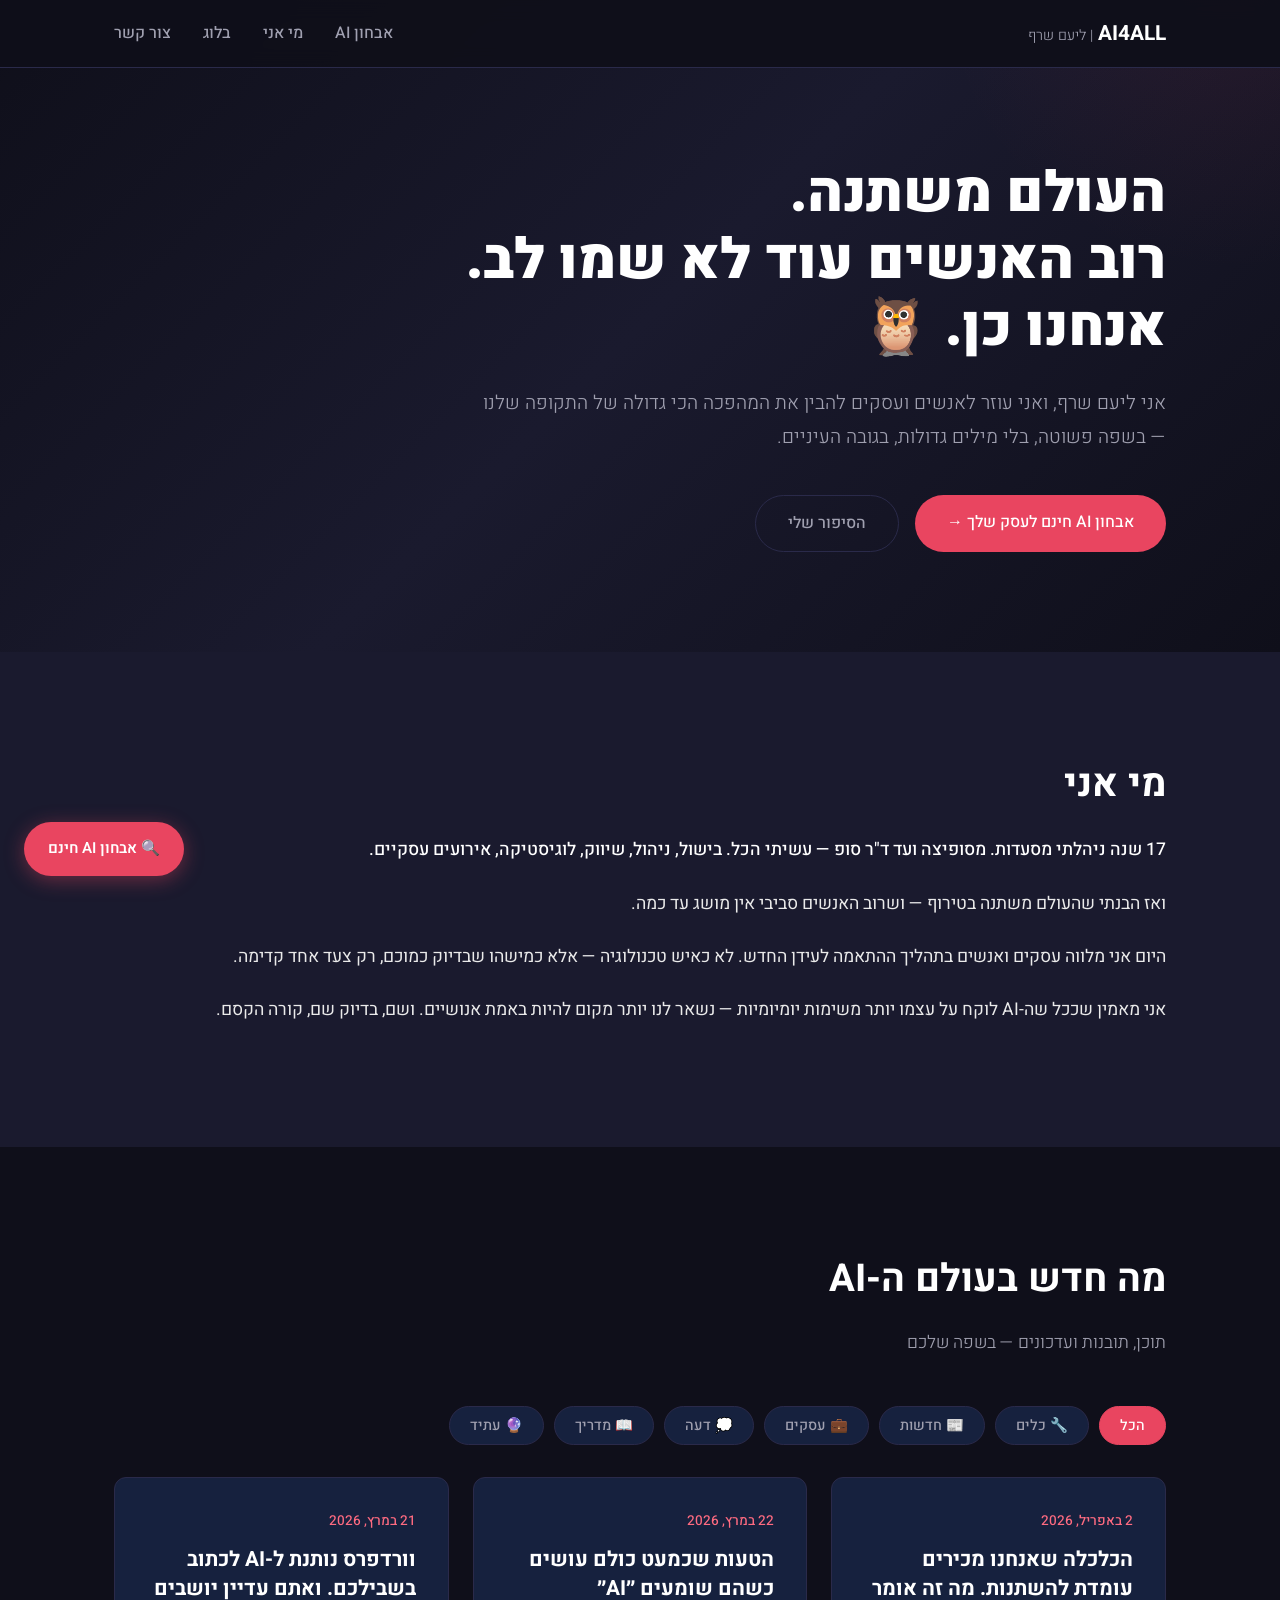
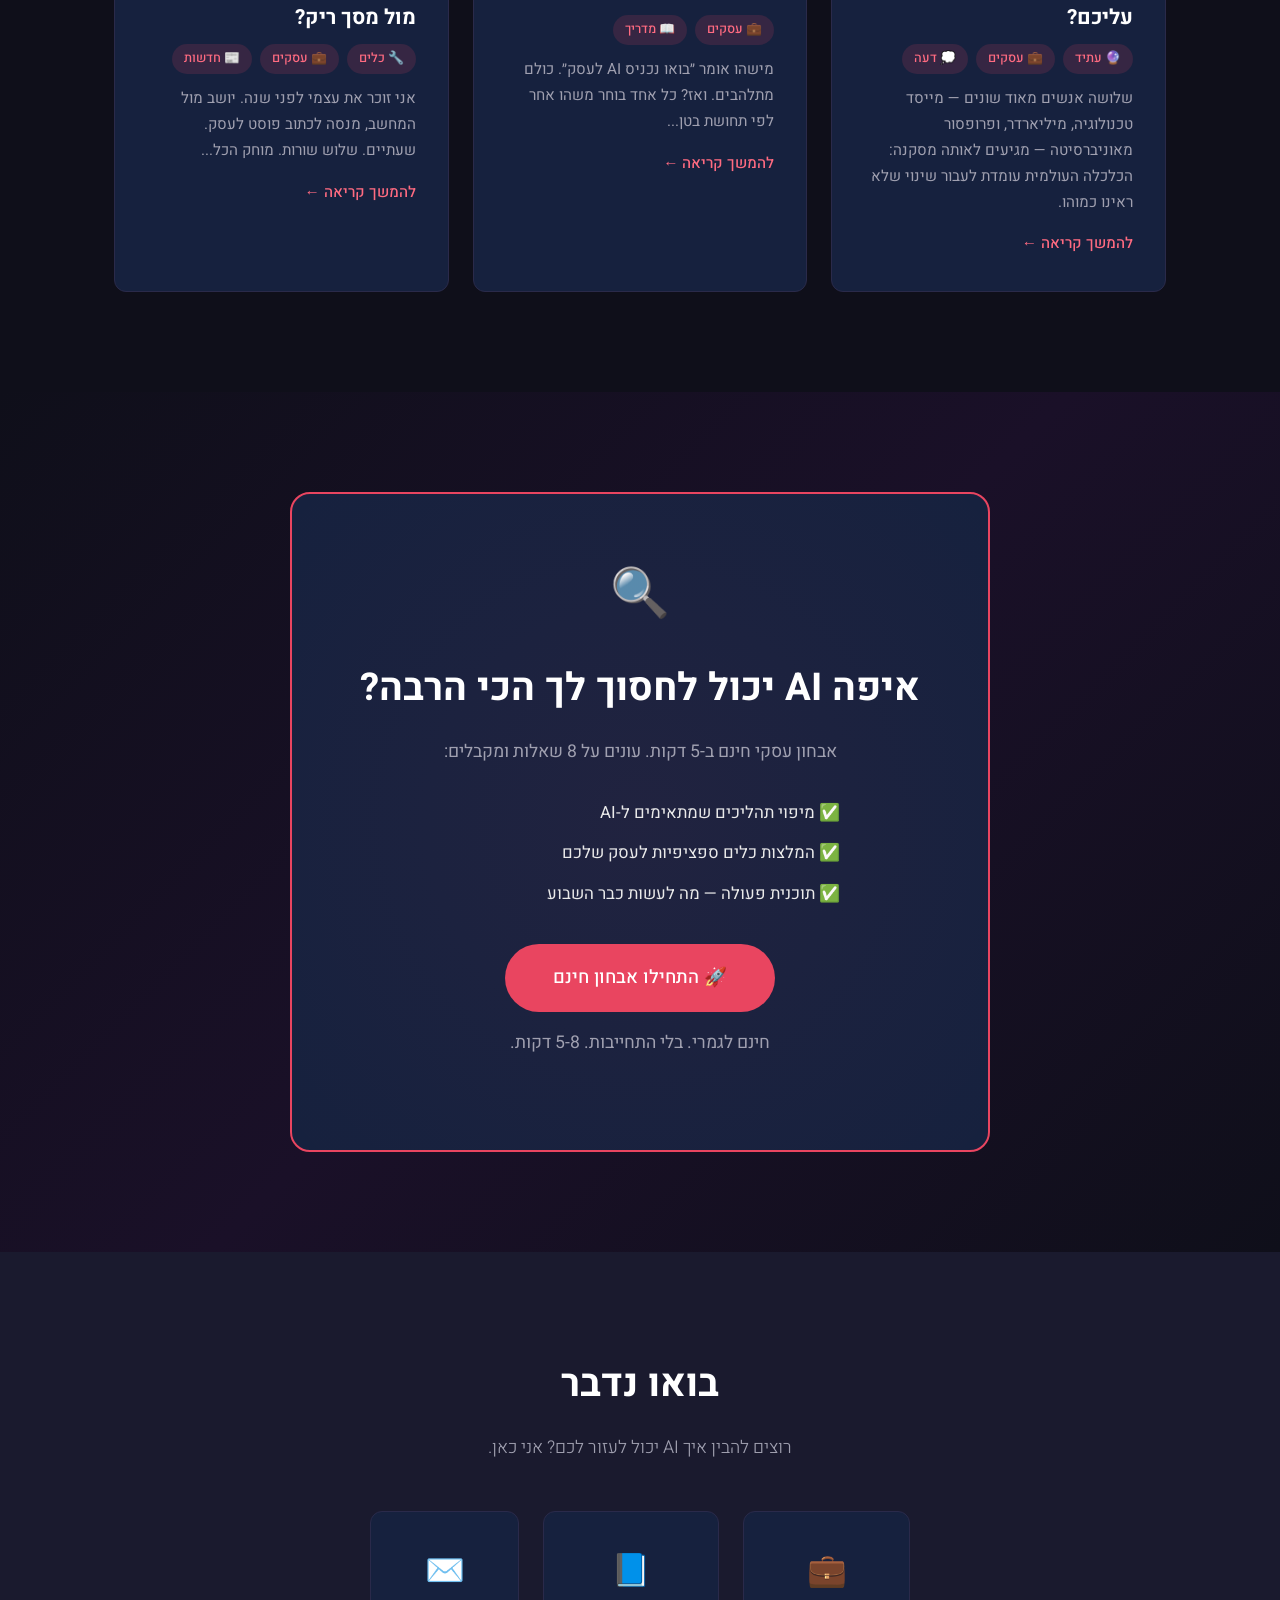
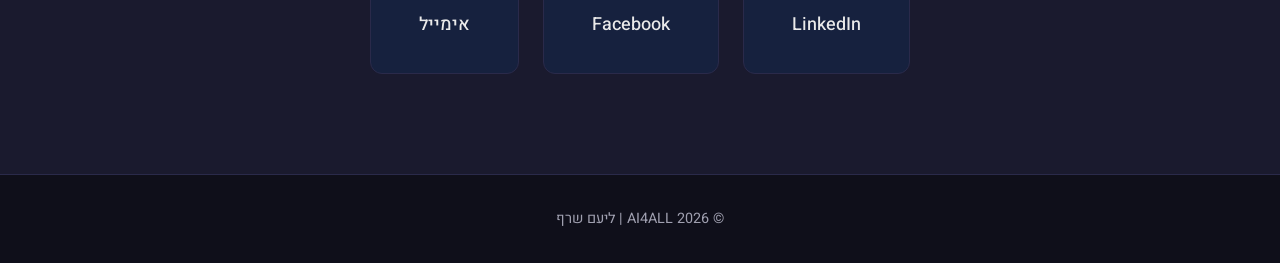
<file: index.html>
<!DOCTYPE html>
<html lang="he" dir="rtl">
<head>
    <meta charset="UTF-8">
    <meta name="viewport" content="width=device-width, initial-scale=1.0">
    <title>AI4ALL | ליעם שרף — AI בשפה שלכם</title>
    <meta name="description" content="AI4ALL — ליעם שרף מנגיש את עולם הבינה המלאכותית לעסקים ואנשים. תוכן, תובנות וכלים פרקטיים בשפה פשוטה.">
    <link rel="preconnect" href="https://fonts.googleapis.com">
    <link rel="preconnect" href="https://fonts.gstatic.com" crossorigin>
    <link href="https://fonts.googleapis.com/css2?family=Heebo:wght@300;400;500;700;900&display=swap" rel="stylesheet">
    <link rel="stylesheet" href="css/style.css">
</head>
<body>
    <!-- Navigation -->
    <nav class="navbar">
        <div class="container">
            <a href="/" class="logo">AI4ALL <span class="logo-sub">| ליעם שרף</span></a>
            <div class="nav-links">
                <a href="#scanner">אבחון AI</a>
                <a href="#about">מי אני</a>
                <a href="#blog">בלוג</a>
                <a href="#contact">צור קשר</a>
            </div>
            <button class="mobile-menu" aria-label="תפריט">☰</button>
        </div>
    </nav>

    <!-- Hero Section -->
    <header class="hero">
        <div class="container">
            <div class="hero-content">
                <h1>העולם משתנה.<br>רוב האנשים עוד לא שמו לב.<br>אנחנו כן. 🦉</h1>
                <p class="hero-subtitle">אני ליעם שרף, ואני עוזר לאנשים ועסקים להבין את המהפכה הכי גדולה של התקופה שלנו — בשפה פשוטה, בלי מילים גדולות, בגובה העיניים.</p>
                <div class="hero-cta">
                    <a href="#scanner" class="btn btn-primary">אבחון AI חינם לעסק שלך →</a>
                    <a href="#about" class="btn btn-secondary">הסיפור שלי</a>
                </div>
            </div>
        </div>
    </header>

    <!-- About Section -->
    <section id="about" class="about">
        <div class="container">
            <div class="about-content">
                <h2>מי אני</h2>
                <div class="about-text">
                    <p>17 שנה ניהלתי מסעדות. מסופיצה ועד ד"ר סופ — עשיתי הכל. בישול, ניהול, שיווק, לוגיסטיקה, אירועים עסקיים.</p>
                    <p>ואז הבנתי שהעולם משתנה בטירוף — ושרוב האנשים סביבי אין מושג עד כמה.</p>
                    <p>היום אני מלווה עסקים ואנשים בתהליך ההתאמה לעידן החדש. לא כאיש טכנולוגיה — אלא כמישהו שבדיוק כמוכם, רק צעד אחד קדימה.</p>
                    <p>אני מאמין שככל שה-AI לוקח על עצמו יותר משימות יומיומיות — נשאר לנו יותר מקום להיות באמת אנושיים. ושם, בדיוק שם, קורה הקסם.</p>
                </div>
            </div>
        </div>
    </section>

    <!-- Blog Section -->
    <section id="blog" class="blog">
        <div class="container">
            <h2>מה חדש בעולם ה-AI</h2>
            <p class="section-subtitle">תוכן, תובנות ועדכונים — בשפה שלכם</p>
            <div class="tag-filters" id="tag-filters"></div>
            <div class="posts-grid" id="posts-grid">
                <!-- Posts loaded by JS -->
            </div>
        </div>
    </section>

    <!-- Scanner CTA Section -->
    <section id="scanner" class="scanner-section">
        <div class="container">
            <div class="scanner-card">
                <div class="scanner-icon">🔍</div>
                <h2>איפה AI יכול לחסוך לך הכי הרבה?</h2>
                <p>אבחון עסקי חינם ב-5 דקות. עונים על 8 שאלות ומקבלים:</p>
                <div class="scanner-benefits">
                    <div class="benefit">✅ מיפוי תהליכים שמתאימים ל-AI</div>
                    <div class="benefit">✅ המלצות כלים ספציפיות לעסק שלכם</div>
                    <div class="benefit">✅ תוכנית פעולה — מה לעשות כבר השבוע</div>
                </div>
                <a href="https://t.me/ai4all_scanner_bot" class="btn btn-primary btn-large" target="_blank">🚀 התחילו אבחון חינם</a>
                <p class="scanner-note">חינם לגמרי. בלי התחייבות. 5-8 דקות.</p>
            </div>
        </div>
    </section>

    <!-- Contact Section -->
    <section id="contact" class="contact">
        <div class="container">
            <h2>בואו נדבר</h2>
            <p class="section-subtitle">רוצים להבין איך AI יכול לעזור לכם? אני כאן.</p>
            <div class="contact-links">
                <a href="https://www.linkedin.com/in/liamsharf" class="contact-card" target="_blank">
                    <span class="contact-icon">💼</span>
                    <span>LinkedIn</span>
                </a>
                <a href="https://www.facebook.com/" class="contact-card" target="_blank">
                    <span class="contact-icon">📘</span>
                    <span>Facebook</span>
                </a>
                <a href="mailto:liam@example.com" class="contact-card">
                    <span class="contact-icon">✉️</span>
                    <span>אימייל</span>
                </a>
            </div>
        </div>
    </section>

    <!-- Footer -->
    <footer class="footer">
        <div class="container">
            <p>© 2026 AI4ALL | ליעם שרף</p>
        </div>
    </footer>

    <!-- Floating CTA Button -->
    <a href="https://t.me/ai4all_scanner_bot" class="floating-cta" target="_blank">
        🔍 אבחון AI חינם
    </a>

    <script src="js/posts.js"></script>
    <script src="js/main.js"></script>
</body>
</html>
</file>
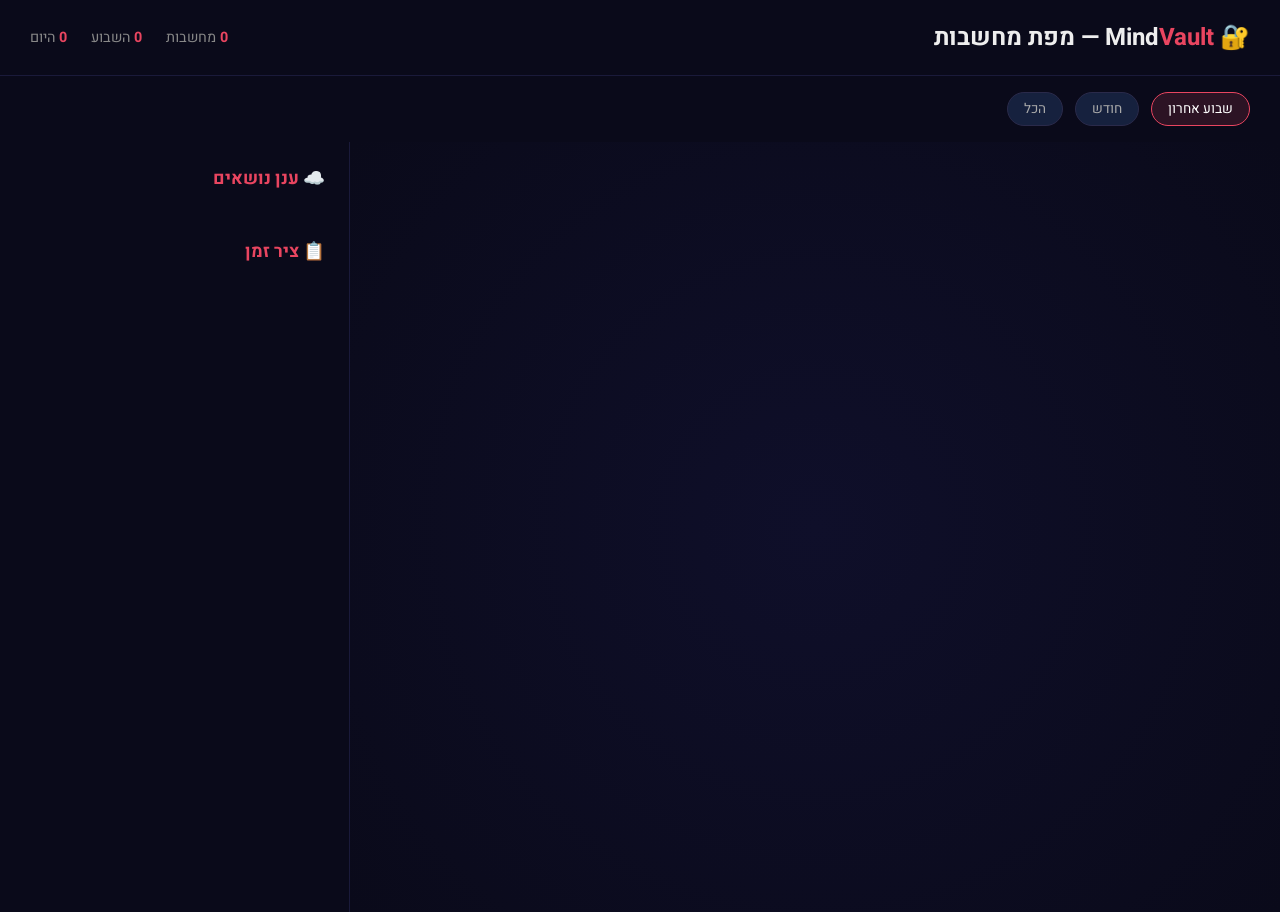
<file: mindvault.html>
<!DOCTYPE html>
<html lang="he" dir="rtl">
<head>
    <meta charset="UTF-8">
    <meta name="viewport" content="width=device-width, initial-scale=1.0">
    <title>MindVault — מפת מחשבות 🗺️</title>
    <link href="https://fonts.googleapis.com/css2?family=Heebo:wght@300;400;500;700&display=swap" rel="stylesheet">
    <style>
        * { margin: 0; padding: 0; box-sizing: border-box; }
        
        body {
            font-family: 'Heebo', sans-serif;
            background: #0a0a1a;
            color: #eee;
            min-height: 100vh;
            overflow-x: hidden;
        }
        
        .header {
            padding: 20px 30px;
            display: flex;
            justify-content: space-between;
            align-items: center;
            border-bottom: 1px solid #1a1a3a;
        }
        
        .header h1 {
            font-size: 1.5rem;
            font-weight: 700;
        }
        
        .header h1 span { color: #e94560; }
        
        .stats {
            display: flex;
            gap: 24px;
            font-size: 0.9rem;
            color: #888;
        }
        
        .stats .num { color: #e94560; font-weight: 700; }
        
        .controls {
            padding: 16px 30px;
            display: flex;
            gap: 12px;
            flex-wrap: wrap;
        }
        
        .filter-btn {
            background: #16213e;
            border: 1px solid #2a2a4a;
            color: #aaa;
            padding: 6px 16px;
            border-radius: 50px;
            font-family: 'Heebo';
            font-size: 0.85rem;
            cursor: pointer;
            transition: all 0.3s;
        }
        
        .filter-btn:hover, .filter-btn.active {
            border-color: #e94560;
            color: #fff;
            background: rgba(233, 69, 96, 0.15);
        }
        
        .main {
            display: grid;
            grid-template-columns: 1fr 350px;
            height: calc(100vh - 130px);
        }
        
        /* Map Area */
        .map-container {
            position: relative;
            overflow: hidden;
            background: radial-gradient(circle at center, #0f0f2a 0%, #0a0a1a 100%);
        }
        
        .map-canvas {
            width: 100%;
            height: 100%;
        }
        
        .thought-bubble {
            position: absolute;
            background: rgba(22, 33, 62, 0.9);
            border: 1px solid #2a2a4a;
            border-radius: 12px;
            padding: 10px 14px;
            font-size: 0.85rem;
            max-width: 200px;
            cursor: pointer;
            transition: all 0.3s;
            line-height: 1.5;
        }
        
        .thought-bubble:hover {
            border-color: #e94560;
            transform: scale(1.05);
            z-index: 10;
            box-shadow: 0 4px 20px rgba(233, 69, 96, 0.2);
        }
        
        .thought-bubble .date {
            font-size: 0.7rem;
            color: #e94560;
            margin-bottom: 4px;
        }
        
        .thought-bubble .tags {
            font-size: 0.7rem;
            color: #888;
            margin-top: 6px;
        }
        
        /* Sidebar */
        .sidebar {
            border-right: 1px solid #1a1a3a;
            padding: 24px;
            overflow-y: auto;
        }
        
        .sidebar h2 {
            font-size: 1.1rem;
            margin-bottom: 16px;
            color: #e94560;
        }
        
        .tag-cloud {
            display: flex;
            flex-wrap: wrap;
            gap: 8px;
            margin-bottom: 32px;
        }
        
        .tag-cloud .tag {
            background: rgba(233, 69, 96, 0.1);
            color: #e94560;
            padding: 4px 12px;
            border-radius: 50px;
            font-size: 0.8rem;
            cursor: pointer;
            transition: all 0.3s;
        }
        
        .tag-cloud .tag:hover {
            background: rgba(233, 69, 96, 0.3);
        }
        
        .tag-cloud .tag.large { font-size: 1rem; font-weight: 700; }
        .tag-cloud .tag.medium { font-size: 0.9rem; font-weight: 500; }
        
        .timeline {
            list-style: none;
        }
        
        .timeline li {
            padding: 12px 0;
            border-bottom: 1px solid #1a1a3a;
            font-size: 0.85rem;
            line-height: 1.6;
        }
        
        .timeline li .time {
            font-size: 0.75rem;
            color: #e94560;
        }
        
        .timeline li .content {
            color: #ccc;
            margin-top: 4px;
        }
        
        .empty-state {
            text-align: center;
            padding: 60px 20px;
            color: #555;
        }
        
        .empty-state .emoji { font-size: 3rem; margin-bottom: 12px; }
        
        @media (max-width: 768px) {
            .main { grid-template-columns: 1fr; }
            .sidebar { display: none; }
        }
    </style>
</head>
<body>
    <div class="header">
        <h1>🔐 Mind<span>Vault</span> — מפת מחשבות</h1>
        <div class="stats">
            <span><span class="num" id="total-count">0</span> מחשבות</span>
            <span><span class="num" id="week-count">0</span> השבוע</span>
            <span><span class="num" id="today-count">0</span> היום</span>
        </div>
    </div>
    
    <div class="controls">
        <button class="filter-btn active" data-days="7">שבוע אחרון</button>
        <button class="filter-btn" data-days="30">חודש</button>
        <button class="filter-btn" data-days="0">הכל</button>
    </div>
    
    <div class="main">
        <div class="map-container" id="map">
            <!-- Thought bubbles rendered here -->
        </div>
        <div class="sidebar">
            <h2>☁️ ענן נושאים</h2>
            <div class="tag-cloud" id="tag-cloud"></div>
            
            <h2>📋 ציר זמן</h2>
            <ul class="timeline" id="timeline"></ul>
        </div>
    </div>

    <script>
        // Config — update these with your Supabase details
        const SUPABASE_URL = 'https://pocrerdkajatgyzpysai.supabase.co';
        const SUPABASE_ANON_KEY = 'eyJhbGciOiJIUzI1NiIsInR5cCI6IkpXVCJ9.eyJpc3MiOiJzdXBhYmFzZSIsInJlZiI6InBvY3JlcmRrYWphdGd5enB5c2FpIiwicm9sZSI6ImFub24iLCJpYXQiOjE3NzQyNjA2NTgsImV4cCI6MjA4OTgzNjY1OH0.zoy9WeaGfqZvu8sDYlOH5aIwZNfSbsr6NWklTZkLHnM';
        
        let allThoughts = [];
        
        // Fetch thoughts from Supabase
        async function fetchThoughts(daysBack = 7) {
            const since = new Date();
            if (daysBack > 0) since.setDate(since.getDate() - daysBack);
            else since.setFullYear(2020); // "all"
            
            const url = `${SUPABASE_URL}/rest/v1/thoughts?select=id,content,created_at,tags&created_at=gte.${since.toISOString()}&order=created_at.desc`;
            
            const res = await fetch(url, {
                headers: {
                    'apikey': SUPABASE_ANON_KEY,
                    'Authorization': `Bearer ${SUPABASE_ANON_KEY}`
                }
            });
            
            allThoughts = await res.json();
            renderAll();
        }
        
        // Render everything
        function renderAll() {
            renderStats();
            renderMap();
            renderTagCloud();
            renderTimeline();
        }
        
        // Stats
        function renderStats() {
            document.getElementById('total-count').textContent = allThoughts.length;
            
            const weekAgo = new Date();
            weekAgo.setDate(weekAgo.getDate() - 7);
            const weekCount = allThoughts.filter(t => new Date(t.created_at) > weekAgo).length;
            document.getElementById('week-count').textContent = weekCount;
            
            const today = new Date().toDateString();
            const todayCount = allThoughts.filter(t => new Date(t.created_at).toDateString() === today).length;
            document.getElementById('today-count').textContent = todayCount;
        }
        
        // Map — position thoughts as bubbles
        function renderMap() {
            const map = document.getElementById('map');
            map.innerHTML = '';
            
            if (allThoughts.length === 0) {
                map.innerHTML = '<div class="empty-state"><div class="emoji">🧠</div><p>עוד אין מחשבות.<br>תתחיל לכתוב ב-MindVault!</p></div>';
                return;
            }
            
            const width = map.clientWidth;
            const height = map.clientHeight;
            const padding = 20;
            
            // Group by tags for clustering
            const tagGroups = {};
            allThoughts.forEach(t => {
                const mainTag = t.tags?.[0] || 'כללי';
                if (!tagGroups[mainTag]) tagGroups[mainTag] = [];
                tagGroups[mainTag].push(t);
            });
            
            // Assign cluster centers
            const tags = Object.keys(tagGroups);
            const clusterCenters = {};
            tags.forEach((tag, i) => {
                const angle = (2 * Math.PI * i) / tags.length;
                const radius = Math.min(width, height) * 0.3;
                clusterCenters[tag] = {
                    x: width / 2 + Math.cos(angle) * radius,
                    y: height / 2 + Math.sin(angle) * radius
                };
            });
            
            // Render bubbles
            allThoughts.forEach((thought, i) => {
                const mainTag = thought.tags?.[0] || 'כללי';
                const center = clusterCenters[mainTag];
                
                // Add some randomness around cluster center
                const jitterX = (Math.random() - 0.5) * 180;
                const jitterY = (Math.random() - 0.5) * 180;
                
                const x = Math.max(padding, Math.min(width - 220, center.x + jitterX));
                const y = Math.max(padding, Math.min(height - 100, center.y + jitterY));
                
                const bubble = document.createElement('div');
                bubble.className = 'thought-bubble';
                bubble.style.left = x + 'px';
                bubble.style.top = y + 'px';
                
                const date = new Date(thought.created_at);
                const dateStr = date.toLocaleDateString('he-IL');
                const timeStr = date.toLocaleTimeString('he-IL', { hour: '2-digit', minute: '2-digit' });
                const shortContent = thought.content.length > 80 
                    ? thought.content.substring(0, 80) + '...' 
                    : thought.content;
                const tagsStr = thought.tags?.length ? thought.tags.join(', ') : '';
                
                bubble.innerHTML = `
                    <div class="date">${dateStr} ${timeStr}</div>
                    ${shortContent}
                    ${tagsStr ? `<div class="tags">🏷️ ${tagsStr}</div>` : ''}
                `;
                
                bubble.title = thought.content;
                map.appendChild(bubble);
            });
        }
        
        // Tag Cloud
        function renderTagCloud() {
            const cloud = document.getElementById('tag-cloud');
            const tagCounts = {};
            
            allThoughts.forEach(t => {
                t.tags?.forEach(tag => {
                    tagCounts[tag] = (tagCounts[tag] || 0) + 1;
                });
            });
            
            const sorted = Object.entries(tagCounts).sort((a, b) => b[1] - a[1]);
            const maxCount = sorted[0]?.[1] || 1;
            
            cloud.innerHTML = sorted.map(([tag, count]) => {
                const size = count / maxCount > 0.6 ? 'large' : count / maxCount > 0.3 ? 'medium' : '';
                return `<span class="tag ${size}" title="${count} מחשבות">${tag} (${count})</span>`;
            }).join('');
        }
        
        // Timeline
        function renderTimeline() {
            const timeline = document.getElementById('timeline');
            
            timeline.innerHTML = allThoughts.slice(0, 20).map(t => {
                const date = new Date(t.created_at);
                const dateStr = date.toLocaleDateString('he-IL');
                const timeStr = date.toLocaleTimeString('he-IL', { hour: '2-digit', minute: '2-digit' });
                return `<li>
                    <div class="time">${dateStr} ${timeStr}</div>
                    <div class="content">${t.content}</div>
                </li>`;
            }).join('');
        }
        
        // Filter buttons
        document.querySelectorAll('.filter-btn').forEach(btn => {
            btn.addEventListener('click', () => {
                document.querySelectorAll('.filter-btn').forEach(b => b.classList.remove('active'));
                btn.classList.add('active');
                fetchThoughts(parseInt(btn.dataset.days));
            });
        });
        
        // Init
        fetchThoughts(7);
        
        // Auto-refresh every 30 seconds
        setInterval(() => {
            const activeBtn = document.querySelector('.filter-btn.active');
            fetchThoughts(parseInt(activeBtn.dataset.days));
        }, 30000);
    </script>
</body>
</html>
</file>
<file: css/style.css>
/* === Base Reset & Variables === */
:root {
    --primary: #1a1a2e;
    --accent: #e94560;
    --accent-light: #ff6b81;
    --bg: #0f0f1a;
    --bg-card: #16213e;
    --bg-section: #1a1a2e;
    --text: #eaeaea;
    --text-muted: #a0a0b0;
    --text-light: #ffffff;
    --border: #2a2a4a;
    --radius: 12px;
    --shadow: 0 4px 20px rgba(0, 0, 0, 0.3);
    --transition: 0.3s ease;
    --font: 'Heebo', sans-serif;
}

* {
    margin: 0;
    padding: 0;
    box-sizing: border-box;
}

html {
    scroll-behavior: smooth;
}

body {
    font-family: var(--font);
    background: var(--bg);
    color: var(--text);
    line-height: 1.7;
    font-size: 18px;
}

.container {
    max-width: 1100px;
    margin: 0 auto;
    padding: 0 24px;
}

/* === Typography === */
h1 {
    font-size: clamp(2rem, 5vw, 3.5rem);
    font-weight: 900;
    line-height: 1.2;
    color: var(--text-light);
}

h2 {
    font-size: clamp(1.6rem, 3vw, 2.4rem);
    font-weight: 700;
    margin-bottom: 16px;
    color: var(--text-light);
}

a {
    color: var(--accent-light);
    text-decoration: none;
    transition: color var(--transition);
}

a:hover {
    color: var(--accent);
}

/* === Navbar === */
.navbar {
    position: fixed;
    top: 0;
    width: 100%;
    z-index: 100;
    background: rgba(15, 15, 26, 0.95);
    backdrop-filter: blur(10px);
    border-bottom: 1px solid var(--border);
    padding: 16px 0;
}

.navbar .container {
    display: flex;
    align-items: center;
    justify-content: space-between;
}

.logo {
    font-size: 1.3rem;
    font-weight: 700;
    color: var(--text-light) !important;
}

.logo-sub {
    font-weight: 300;
    color: var(--text-muted);
    font-size: 0.9rem;
}

.nav-links {
    display: flex;
    gap: 32px;
}

.nav-links a {
    color: var(--text-muted);
    font-weight: 500;
    font-size: 1rem;
    transition: color var(--transition);
}

.nav-links a:hover {
    color: var(--text-light);
}

.mobile-menu {
    display: none;
    background: none;
    border: none;
    color: var(--text-light);
    font-size: 1.5rem;
    cursor: pointer;
}

/* === Hero === */
.hero {
    padding: 160px 0 100px;
    background: linear-gradient(135deg, var(--bg) 0%, var(--bg-section) 50%, var(--bg) 100%);
    position: relative;
    overflow: hidden;
}

.hero::before {
    content: '';
    position: absolute;
    top: -50%;
    right: -20%;
    width: 600px;
    height: 600px;
    background: radial-gradient(circle, rgba(233, 69, 96, 0.08) 0%, transparent 70%);
    border-radius: 50%;
}

.hero-content {
    max-width: 700px;
    position: relative;
    z-index: 1;
}

.hero-subtitle {
    font-size: 1.2rem;
    color: var(--text-muted);
    margin-top: 24px;
    line-height: 1.8;
    font-weight: 300;
}

.hero-cta {
    margin-top: 40px;
    display: flex;
    gap: 16px;
    flex-wrap: wrap;
}

/* === Buttons === */
.btn {
    display: inline-block;
    padding: 14px 32px;
    border-radius: 50px;
    font-weight: 500;
    font-size: 1rem;
    transition: all var(--transition);
    cursor: pointer;
    border: none;
    font-family: var(--font);
}

.btn-primary {
    background: var(--accent);
    color: white;
}

.btn-primary:hover {
    background: var(--accent-light);
    color: white;
    transform: translateY(-2px);
    box-shadow: 0 8px 25px rgba(233, 69, 96, 0.3);
}

.btn-secondary {
    background: transparent;
    color: var(--text-muted);
    border: 1px solid var(--border);
}

.btn-secondary:hover {
    color: var(--text-light);
    border-color: var(--text-muted);
}

/* === About === */
.about {
    padding: 100px 0;
    background: var(--bg-section);
}

.about-text p {
    margin-bottom: 20px;
    font-size: 1.1rem;
    color: var(--text);
    line-height: 1.9;
}

.about-text p:first-child::first-line {
    color: var(--text-light);
    font-weight: 500;
}

/* === Blog === */
.blog {
    padding: 100px 0;
}

.section-subtitle {
    color: var(--text-muted);
    font-size: 1.1rem;
    margin-bottom: 48px;
    font-weight: 300;
}

.posts-grid {
    display: grid;
    grid-template-columns: repeat(auto-fill, minmax(320px, 1fr));
    gap: 24px;
}

.post-card {
    background: var(--bg-card);
    border-radius: var(--radius);
    padding: 32px;
    border: 1px solid var(--border);
    transition: all var(--transition);
    cursor: pointer;
    text-decoration: none;
    display: block;
}

.post-card:hover {
    transform: translateY(-4px);
    box-shadow: var(--shadow);
    border-color: var(--accent);
}

.post-card .post-date {
    font-size: 0.85rem;
    color: var(--accent-light);
    font-weight: 500;
    margin-bottom: 12px;
}

.post-card .post-title {
    font-size: 1.3rem;
    font-weight: 700;
    color: var(--text-light);
    margin-bottom: 12px;
    line-height: 1.4;
}

.post-card .post-excerpt {
    color: var(--text-muted);
    font-size: 0.95rem;
    line-height: 1.7;
}

.post-card .read-more {
    display: inline-block;
    margin-top: 16px;
    color: var(--accent-light);
    font-weight: 500;
    font-size: 0.95rem;
}

/* === Single Post Page === */
.post-page {
    padding: 140px 0 80px;
}

.post-page .post-header {
    margin-bottom: 48px;
}

.post-page .post-date {
    color: var(--accent-light);
    font-size: 0.9rem;
    font-weight: 500;
}

.post-page .post-title {
    font-size: clamp(1.8rem, 4vw, 2.8rem);
    font-weight: 900;
    color: var(--text-light);
    margin-top: 12px;
    line-height: 1.3;
}

.post-page .post-body {
    max-width: 720px;
    font-size: 1.15rem;
    line-height: 2;
}

.post-page .post-body p {
    margin-bottom: 20px;
}

.post-page .post-body strong {
    color: var(--text-light);
}

.post-page .post-body h2 {
    font-size: 1.6rem;
    font-weight: 700;
    color: var(--accent-light);
    margin-top: 48px;
    margin-bottom: 16px;
    padding-bottom: 8px;
    border-bottom: 1px solid var(--border);
}

.post-page .post-body h3 {
    font-size: 1.3rem;
    font-weight: 600;
    color: var(--text-light);
    margin-top: 36px;
    margin-bottom: 12px;
}

.post-page .post-body blockquote {
    border-right: 4px solid var(--accent);
    border-left: none;
    padding: 16px 24px;
    margin: 28px 0;
    background: rgba(233, 69, 96, 0.08);
    border-radius: 0 var(--radius) var(--radius) 0;
    font-size: 1.1rem;
    line-height: 1.9;
    color: var(--text);
}

.post-page .post-body blockquote p {
    margin-bottom: 8px;
}

.post-page .post-body blockquote p:last-child {
    margin-bottom: 0;
}

.post-page .post-body hr {
    border: none;
    border-top: 1px solid var(--border);
    margin: 40px 0;
}

.post-page .post-body ul,
.post-page .post-body ol {
    padding-right: 24px;
    padding-left: 0;
    margin-bottom: 20px;
}

.post-page .post-body li {
    margin-bottom: 10px;
    line-height: 1.9;
}

.post-page .post-body table {
    width: 100%;
    border-collapse: collapse;
    margin: 24px 0;
    font-size: 1rem;
}

.post-page .post-body th {
    background: var(--accent);
    color: white;
    padding: 12px 16px;
    text-align: right;
    font-weight: 600;
}

.post-page .post-body td {
    padding: 10px 16px;
    border-bottom: 1px solid var(--border);
}

.post-page .post-body tr:nth-child(even) {
    background: rgba(255, 255, 255, 0.03);
}

.post-page .post-body .highlight-box {
    background: var(--bg-card);
    border: 1px solid var(--border);
    border-radius: var(--radius);
    padding: 24px;
    margin: 28px 0;
}

.post-page .post-body .source-link {
    color: var(--accent-light);
    text-decoration: none;
    border-bottom: 1px dotted var(--accent-light);
    transition: var(--transition);
}

.post-page .post-body .source-link:hover {
    color: var(--accent);
}

.post-page .post-body .author-note {
    background: var(--bg-section);
    border-radius: var(--radius);
    padding: 24px;
    margin-top: 48px;
    border: 1px solid var(--border);
    font-size: 1rem;
    line-height: 1.8;
}

.back-link {
    display: inline-block;
    margin-top: 48px;
    color: var(--accent-light);
    font-weight: 500;
}

/* === Contact === */
.contact {
    padding: 100px 0;
    background: var(--bg-section);
    text-align: center;
}

.contact-links {
    display: flex;
    justify-content: center;
    gap: 24px;
    margin-top: 40px;
    flex-wrap: wrap;
}

.contact-card {
    background: var(--bg-card);
    border: 1px solid var(--border);
    border-radius: var(--radius);
    padding: 32px 48px;
    display: flex;
    flex-direction: column;
    align-items: center;
    gap: 12px;
    transition: all var(--transition);
    color: var(--text) !important;
    font-weight: 500;
}

.contact-card:hover {
    border-color: var(--accent);
    transform: translateY(-2px);
}

.contact-icon {
    font-size: 2rem;
}

/* === Footer === */
.footer {
    padding: 32px 0;
    text-align: center;
    color: var(--text-muted);
    font-size: 0.9rem;
    border-top: 1px solid var(--border);
}

/* === Mobile === */
@media (max-width: 768px) {
    body {
        font-size: 16px;
    }
    
    .nav-links {
        display: none;
    }
    
    .mobile-menu {
        display: block;
    }
    
    .nav-links.active {
        display: flex;
        flex-direction: column;
        position: absolute;
        top: 100%;
        right: 0;
        left: 0;
        background: rgba(15, 15, 26, 0.98);
        padding: 24px;
        gap: 16px;
        border-bottom: 1px solid var(--border);
    }
    
    .hero {
        padding: 120px 0 80px;
    }
    
    .posts-grid {
        grid-template-columns: 1fr;
    }
    
    .contact-links {
        flex-direction: column;
        align-items: center;
    }
    
    .contact-card {
        width: 100%;
        max-width: 300px;
    }
}

/* === Tag Filters === */
.tag-filters {
    display: flex;
    gap: 10px;
    flex-wrap: wrap;
    margin-bottom: 32px;
}

.tag-btn {
    background: var(--bg-card);
    border: 1px solid var(--border);
    color: var(--text-muted);
    padding: 8px 20px;
    border-radius: 50px;
    font-family: var(--font);
    font-size: 0.9rem;
    font-weight: 500;
    cursor: pointer;
    transition: all var(--transition);
}

.tag-btn:hover {
    border-color: var(--accent);
    color: var(--text-light);
}

.tag-btn.active {
    background: var(--accent);
    border-color: var(--accent);
    color: white;
}

/* === Post Tags === */
.post-tags {
    display: flex;
    gap: 8px;
    flex-wrap: wrap;
    margin-bottom: 12px;
}

.post-tag {
    background: rgba(233, 69, 96, 0.15);
    color: var(--accent-light);
    padding: 4px 12px;
    border-radius: 50px;
    font-size: 0.8rem;
    font-weight: 500;
}

/* === Scanner Section === */
.scanner-section {
    padding: 100px 0;
    background: linear-gradient(135deg, var(--bg) 0%, #1a1028 50%, var(--bg) 100%);
}

.scanner-card {
    background: var(--bg-card);
    border: 2px solid var(--accent);
    border-radius: 20px;
    padding: 60px 40px;
    text-align: center;
    max-width: 700px;
    margin: 0 auto;
    position: relative;
    overflow: hidden;
}

.scanner-card::before {
    content: '';
    position: absolute;
    top: -50%;
    left: -50%;
    width: 200%;
    height: 200%;
    background: radial-gradient(circle, rgba(233, 69, 96, 0.05) 0%, transparent 50%);
}

.scanner-icon {
    font-size: 3rem;
    margin-bottom: 20px;
}

.scanner-card h2 {
    position: relative;
    margin-bottom: 16px;
}

.scanner-card > p {
    position: relative;
    color: var(--text-muted);
    font-size: 1.1rem;
    margin-bottom: 32px;
}

.scanner-benefits {
    position: relative;
    display: flex;
    flex-direction: column;
    gap: 12px;
    margin-bottom: 36px;
    text-align: right;
    max-width: 400px;
    margin-left: auto;
    margin-right: auto;
}

.benefit {
    font-size: 1.05rem;
    color: var(--text);
}

.btn-large {
    padding: 18px 48px;
    font-size: 1.15rem;
    position: relative;
}

.scanner-note {
    position: relative;
    color: var(--text-muted);
    font-size: 0.85rem;
    margin-top: 16px;
}

/* === Floating CTA === */
.floating-cta {
    position: fixed;
    bottom: 24px;
    left: 24px;
    background: var(--accent);
    color: white !important;
    padding: 14px 24px;
    border-radius: 50px;
    font-weight: 600;
    font-size: 0.95rem;
    box-shadow: 0 4px 20px rgba(233, 69, 96, 0.4);
    z-index: 99;
    transition: all var(--transition);
    text-decoration: none;
    font-family: var(--font);
}

.floating-cta:hover {
    transform: translateY(-2px);
    box-shadow: 0 8px 30px rgba(233, 69, 96, 0.5);
    background: var(--accent-light);
    color: white !important;
}

@media (max-width: 768px) {
    .scanner-card {
        padding: 40px 24px;
    }
    
    .floating-cta {
        bottom: 16px;
        left: 16px;
        right: 16px;
        text-align: center;
    }
}

/* === Empty State === */
.empty-state {
    text-align: center;
    padding: 60px 20px;
    color: var(--text-muted);
}

.empty-state .emoji {
    font-size: 3rem;
    margin-bottom: 16px;
}
</file>
